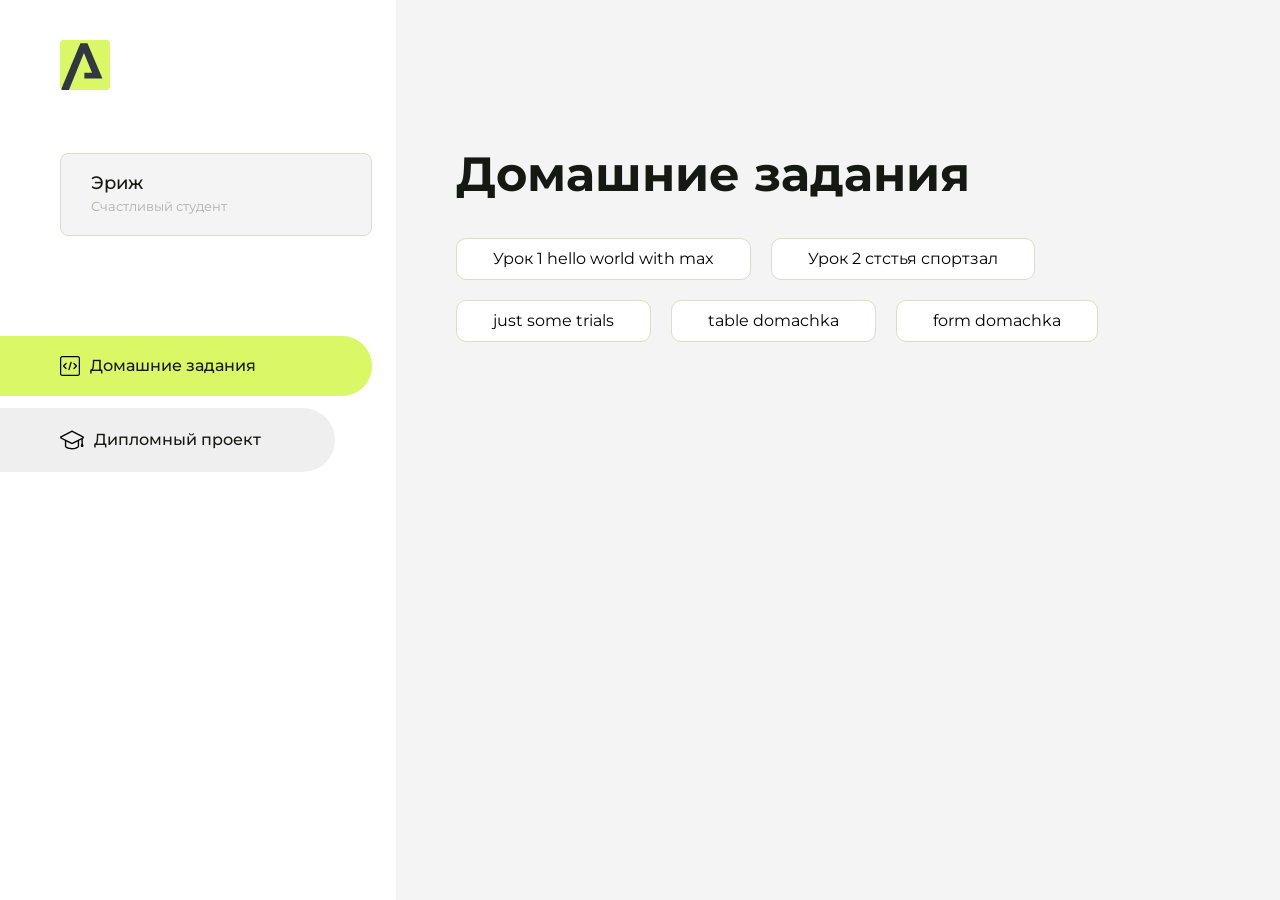
<file: index.html>
<!doctype html>
<html lang="en">
  <head>
    <meta charset="UTF-8" />
    <meta name="viewport" content="width=device-width, initial-scale=1.0" />
    <title>Домашняя работа</title>
    <link rel="shortcut icon" href="src/logo.ico" type="image/x-icon" />
    <link rel="preconnect" href="https://fonts.googleapis.com" />
    <link rel="preconnect" href="https://fonts.gstatic.com" crossorigin />
    <link
      href="https://fonts.googleapis.com/css2?family=Montserrat:wght@400;500;700&family=Rubik:wght@500&display=swap"
      rel="stylesheet"
    />
    <link rel="stylesheet" href="src/style.css" />
  </head>
  <body id="body">
    <div class="overlay" id="overlay"></div>
    <div class="layout">
      <div class="burger" id="burger">
        <svg viewBox="0 0 24 24" fill="none" xmlns="http://www.w3.org/2000/svg">
          <g id="SVGRepo_bgCarrier" stroke-width="0"></g>
          <g
            id="SVGRepo_tracerCarrier"
            stroke-linecap="round"
            stroke-linejoin="round"
          ></g>
          <g id="SVGRepo_iconCarrier">
            <path
              d="M4 18L20 18"
              stroke="#DAF765"
              stroke-width="2"
              stroke-linecap="round"
            ></path>
            <path
              d="M4 12L20 12"
              stroke="#DAF765"
              stroke-width="2"
              stroke-linecap="round"
            ></path>
            <path
              d="M4 6L20 6"
              stroke="#DAF765"
              stroke-width="2"
              stroke-linecap="round"
            ></path>
          </g>
        </svg>
      </div>
      <aside class="sidebar" id="sidebar">
        <div class="sidebar__inner">
          <div class="logo">
            <svg
              width="50"
              height="50"
              viewBox="0 0 50 50"
              fill="none"
              xmlns="http://www.w3.org/2000/svg"
            >
              <g clip-path="url(#clip0_513_74730)">
                <path
                  d="M46.17 -0.257004H3.83C1.57281 -0.257004 -0.257 1.57281 -0.257 3.83V46.17C-0.257 48.4272 1.57281 50.257 3.83 50.257H46.17C48.4272 50.257 50.257 48.4272 50.257 46.17V3.83C50.257 1.57281 48.4272 -0.257004 46.17 -0.257004Z"
                  fill="#DAF765"
                />
                <path
                  d="M24.375 38.4H42.461L27.441 3.1585H20.4355C20.4355 3.1585 6.7895 35.881 1.1945 49.294C2.015 50.0275 3.0945 50.257 3.6945 50.257H8.8445L23.954 13.07L32.0465 32.8285H24.375V38.4Z"
                  fill="#323843"
                />
              </g>
              <defs>
                <clipPath id="clip0_513_74730">
                  <rect width="50" height="50" fill="white" />
                </clipPath>
              </defs>
            </svg>
          </div>
          <div class="sidebar__user">
            <div class="sidebar__name">Эриж</div>
            <div class="sidebar__text">Счастливый студент</div>
          </div>
          <div class="sidebar__tabs">
            <div class="sidebar__item">
              <button class="sidebar__button active" id="tasks">
                <svg
                  xmlns="http://www.w3.org/2000/svg"
                  width="20"
                  height="20"
                  viewBox="0 0 20 20"
                  fill="none"
                >
                  <g clip-path="url(#clip0_704_74543)">
                    <path
                      d="M17.7083 20H2.29167C1.0275 20 0 18.9725 0 17.7083V2.29167C0 1.0275 1.0275 0 2.29167 0H17.7083C18.9725 0 20 1.0275 20 2.29167V17.7083C20 18.9725 18.9725 20 17.7083 20ZM2.29167 1.25C1.7175 1.25 1.25 1.7175 1.25 2.29167V17.7083C1.25 18.2825 1.7175 18.75 2.29167 18.75H17.7083C18.2825 18.75 18.75 18.2825 18.75 17.7083V2.29167C18.75 1.7175 18.2825 1.25 17.7083 1.25H2.29167Z"
                      fill="black"
                    />
                    <path
                      d="M6.04167 13.125C5.88167 13.125 5.72167 13.0642 5.6 12.9417L3.1 10.4417C2.85583 10.1975 2.85583 9.80167 3.1 9.5575L5.6 7.0575C5.84417 6.81333 6.24 6.81333 6.48417 7.0575C6.72833 7.30167 6.72833 7.6975 6.48417 7.94167L4.42583 10L6.48417 12.0583C6.72833 12.3025 6.72833 12.6983 6.48417 12.9425C6.36167 13.0642 6.20167 13.125 6.04167 13.125Z"
                      fill="black"
                    />
                    <path
                      d="M8.95833 14.1667C8.9 14.1667 8.84 14.1583 8.78167 14.1417C8.45083 14.0442 8.26083 13.6967 8.35833 13.3658L10.4417 6.28251C10.5392 5.95084 10.8892 5.76417 11.2175 5.85917C11.5483 5.95667 11.7383 6.30417 11.6408 6.63501L9.5575 13.7183C9.47833 13.9908 9.22833 14.1667 8.95833 14.1667Z"
                      fill="black"
                    />
                    <path
                      d="M13.9583 13.125C13.7983 13.125 13.6383 13.0642 13.5167 12.9417C13.2725 12.6975 13.2725 12.3017 13.5167 12.0575L15.575 9.99916L13.5167 7.94083C13.2725 7.69666 13.2725 7.30083 13.5167 7.05666C13.7608 6.81249 14.1567 6.81249 14.4008 7.05666L16.9008 9.55666C17.145 9.80083 17.145 10.1967 16.9008 10.4408L14.4008 12.9408C14.2783 13.0642 14.1183 13.125 13.9583 13.125Z"
                      fill="black"
                    />
                  </g>
                  <defs>
                    <clipPath id="clip0_704_74543">
                      <rect width="20" height="20" fill="white" />
                    </clipPath>
                  </defs>
                </svg>
                <span>Домашние задания</span>
              </button>
            </div>
            <div class="sidebar__item">
              <button class="sidebar__button" id="diplom">
                <svg
                  xmlns="http://www.w3.org/2000/svg"
                  width="24"
                  height="24"
                  viewBox="0 0 24 24"
                  fill="none"
                >
                  <g clip-path="url(#clip0_704_74553)">
                    <path
                      d="M23.2628 10.5971C23.7176 10.365 24 9.90375 24 9.39337C24 8.883 23.7176 8.42175 23.2628 8.18962L12.6135 2.75362C12.2291 2.55824 11.7705 2.55787 11.3854 2.75399L0.736875 8.19C0.282375 8.42175 0 8.883 0 9.39337C0 9.90375 0.282375 10.365 0.736875 10.5971L4.89038 12.7177V18.2074C4.89038 19.8154 8.412 21.393 12 21.393C15.5884 21.393 19.1096 19.815 19.1096 18.2074V12.7174L21.4609 11.517V15.8017L20.901 17.2305C20.7409 17.6389 20.7934 18.0994 21.0405 18.4616C21.2876 18.8246 21.6979 19.041 22.1366 19.041C22.5754 19.041 22.9852 18.8246 23.2324 18.462C23.4795 18.099 23.532 17.6385 23.3719 17.2301L22.8124 15.8021V10.827L23.2628 10.5971ZM17.7623 18.1721C17.6198 18.6375 15.3491 20.0419 12 20.0419C8.65088 20.0419 6.38025 18.6375 6.2415 18.2074V12.3037L6.23887 12.3019C6.23812 12.057 6.1065 11.8207 5.87325 11.7019L1.3515 9.39337L12 3.95737L22.6489 9.39337L12 14.8294L5.87325 11.7019C5.54063 11.5331 4.6695 11.6674 4.5 12C4.33012 12.3322 4.55813 12.5479 4.89038 12.7177L11.3857 16.0331C11.5781 16.1314 11.7889 16.1805 12 16.1805C12.2107 16.1805 12.4222 16.1314 12.6146 16.0331L17.7593 13.407L17.7623 18.1721Z"
                      fill="black"
                    />
                  </g>
                  <defs>
                    <clipPath id="clip0_704_74553">
                      <rect width="24" height="24" fill="white" />
                    </clipPath>
                  </defs>
                </svg>
                <span>Дипломный проект</span>
              </button>
            </div>
          </div>
        </div>
      </aside>
      <div class="content">
        <div class="container">
          <div class="content__block" id="tasksBlock">
            <div class="content__title">Домашние задания</div>
            <ul class="content__list">
              <li class="content__list-item">
                <a href="a_aroken_vodni_modyl/page.html">Урок 1 hello world with max</a>
              </li>
              <li class="content__list-item">
                <a href="./b_module_1_html_css/a_razmetka_stati_1/sportzal.html">Урок 2 стстья спортзал</a>
              </li>
              <li class="content__list-item">
                <a href="./b_module_1_html_css/c_somecourse/c_some_content.html">just some trials</a>
              </li>
              <li class="content__list-item">
                <a href="./b_module_1_html_css/b_table/tabbb.html">table domachka</a>
              </li>

                            <li class="content__list-item">
                <a href="./b_module_1_html_css/d_form_homework/form.html">form  domachka</a>
              </li>
<!-- 
                            <li class="content__list-item">
                <a href="./b_module_1_html_css/"></a>
              </li> -->
            </ul>
          </div>
          <div class="content__block hidden" id="diplomBlock">
            <div class="content__title">Дипломный проект</div>
            <div class="content__list-diplom">
              <a href="ПАПКА-С-НОМЕРОМ-УРОКА">Ссылка на ДЗ</a>
            </div>
            <div class="content__decor">
              <div class="content__decor-text">
                Давай проверим, чему ты научился!
              </div>
              <div class="content__decor-img">
                <img src="src/decor.png" alt="decor" />
              </div>
            </div>
          </div>
        </div>
      </div>
    </div>
    <script src="src/index.js"></script>
  </body>
</html>
</file>
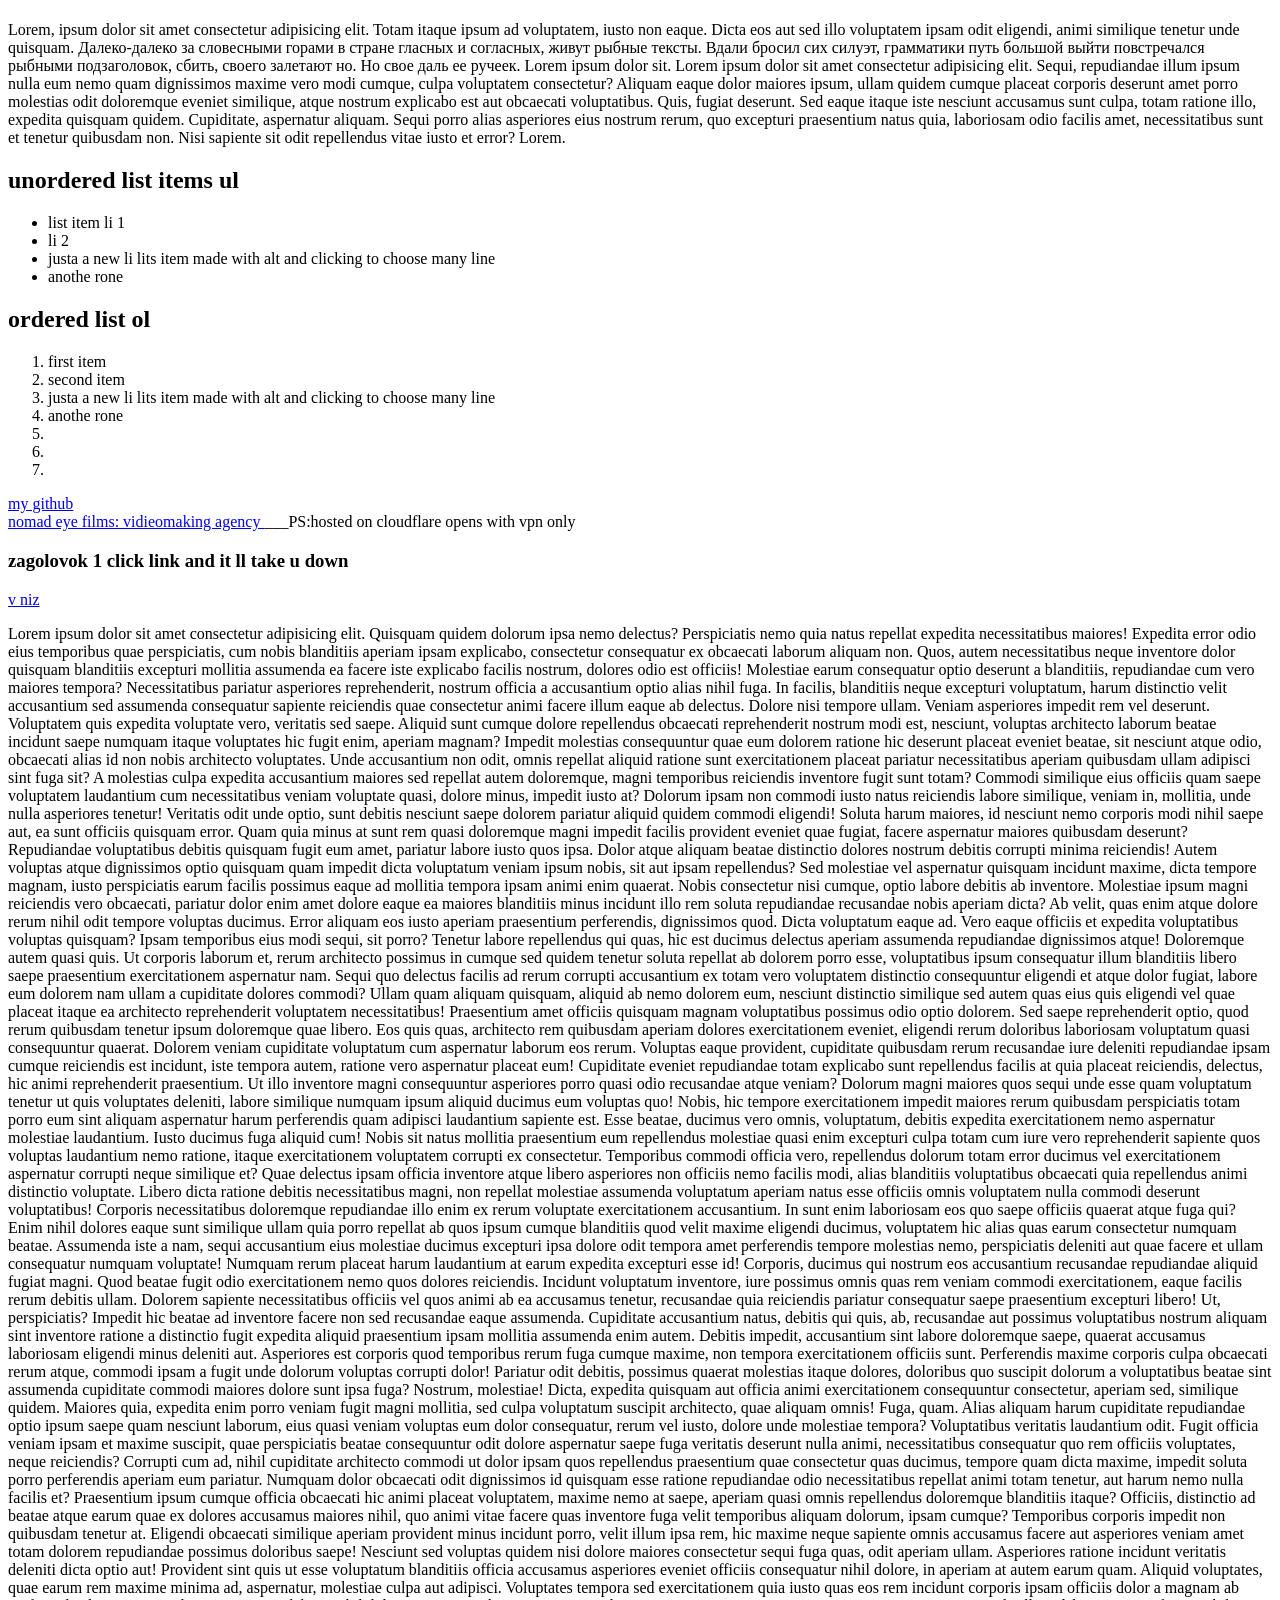
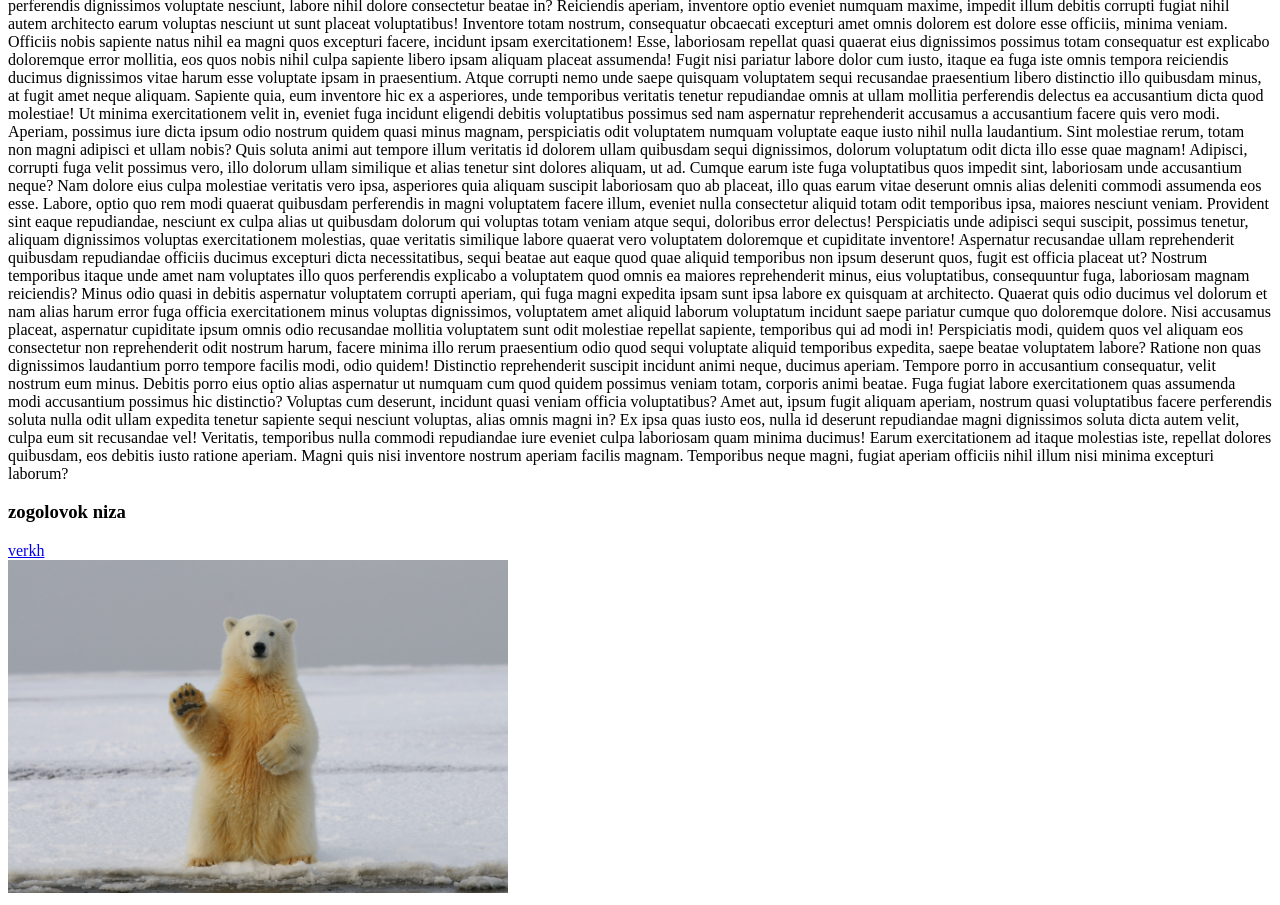
<file: a_aroken first website commit/testfile.html>
<!doctype html>
<html lang="en">
  <head>
    <meta charset="UTF-8" />
    <meta name="viewport" content="width=device-width, initial-scale=1.0" />
    <title>zagalovok stranitci</title>
  </head>
  <body>
    <h1></h1>
    Lorem, ipsum dolor sit amet consectetur adipisicing elit. Totam itaque ipsum
    ad voluptatem, iusto non eaque. Dicta eos aut sed illo voluptatem ipsam odit
    eligendi, animi similique tenetur unde quisquam. Далеко-далеко за словесными
    горами в стране гласных и согласных, живут рыбные тексты. Вдали бросил сих
    силуэт, грамматики путь большой выйти повстречался рыбными подзаголовок,
    сбить, своего залетают но. Но свое даль ее ручеек. Lorem ipsum dolor sit.
    Lorem ipsum dolor sit amet consectetur adipisicing elit. Sequi, repudiandae
    illum ipsum nulla eum nemo quam dignissimos maxime vero modi cumque, culpa
    voluptatem consectetur? Aliquam eaque dolor maiores ipsum, ullam quidem
    cumque placeat corporis deserunt amet porro molestias odit doloremque
    eveniet similique, atque nostrum explicabo est aut obcaecati voluptatibus.
    Quis, fugiat deserunt. Sed eaque itaque iste nesciunt accusamus sunt culpa,
    totam ratione illo, expedita quisquam quidem. Cupiditate, aspernatur
    aliquam. Sequi porro alias asperiores eius nostrum rerum, quo excepturi
    praesentium natus quia, laboriosam odio facilis amet, necessitatibus sunt et
    tenetur quibusdam non. Nisi sapiente sit odit repellendus vitae iusto et
    error? Lorem.

    <div>
      <h2>unordered list items ul</h2>
      <ul>
        <li>list item li 1</li>
        <li>li 2</li>
        <li>
          justa a new li lits item made with alt and clicking to choose many
          line
        </li>
        <li>anothe rone</li>
      </ul>

      <h2>ordered list ol</h2>
      <ol>
        <li>first item</li>
        <li>second item</li>
        <li>
          justa a new li lits item made with alt and clicking to choose many
          line
        </li>
        <li>anothe rone</li>
        <li></li>
        <li></li>
        <li></li>
      </ol>
    </div>

    <a href="https://github.com/ArijTrad"> my github </a>

    <br />

    <a href="https://nomadeyefilms.astra-arij.workers.dev/"
    target="_blank">
      nomad eye films: vidieomaking agency
    </a>
    <span>___PS:hosted on cloudflare opens with vpn only</span>




    <h3 id="verkh">zagolovok 1 click link and it ll take u down</h3>
    <a href="#zgniz">v niz</a>

    <p>Lorem ipsum dolor sit amet consectetur adipisicing elit. Quisquam quidem dolorum ipsa nemo delectus? Perspiciatis nemo quia natus repellat expedita necessitatibus maiores! Expedita error odio eius temporibus quae perspiciatis, cum nobis blanditiis aperiam ipsam explicabo, consectetur consequatur ex obcaecati laborum aliquam non. Quos, autem necessitatibus neque inventore dolor quisquam blanditiis excepturi mollitia assumenda ea facere iste explicabo facilis nostrum, dolores odio est officiis! Molestiae earum consequatur optio deserunt a blanditiis, repudiandae cum vero maiores tempora? Necessitatibus pariatur asperiores reprehenderit, nostrum officia a accusantium optio alias nihil fuga. In facilis, blanditiis neque excepturi voluptatum, harum distinctio velit accusantium sed assumenda consequatur sapiente reiciendis quae consectetur animi facere illum eaque ab delectus. Dolore nisi tempore ullam. Veniam asperiores impedit rem vel deserunt. Voluptatem quis expedita voluptate vero, veritatis sed saepe. Aliquid sunt cumque dolore repellendus obcaecati reprehenderit nostrum modi est, nesciunt, voluptas architecto laborum beatae incidunt saepe numquam itaque voluptates hic fugit enim, aperiam magnam? Impedit molestias consequuntur quae eum dolorem ratione hic deserunt placeat eveniet beatae, sit nesciunt atque odio, obcaecati alias id non nobis architecto voluptates. Unde accusantium non odit, omnis repellat aliquid ratione sunt exercitationem placeat pariatur necessitatibus aperiam quibusdam ullam adipisci sint fuga sit? A molestias culpa expedita accusantium maiores sed repellat autem doloremque, magni temporibus reiciendis inventore fugit sunt totam? Commodi similique eius officiis quam saepe voluptatem laudantium cum necessitatibus veniam voluptate quasi, dolore minus, impedit iusto at? Dolorum ipsam non commodi iusto natus reiciendis labore similique, veniam in, mollitia, unde nulla asperiores tenetur! Veritatis odit unde optio, sunt debitis nesciunt saepe dolorem pariatur aliquid quidem commodi eligendi! Soluta harum maiores, id nesciunt nemo corporis modi nihil saepe aut, ea sunt officiis quisquam error. Quam quia minus at sunt rem quasi doloremque magni impedit facilis provident eveniet quae fugiat, facere aspernatur maiores quibusdam deserunt? Repudiandae voluptatibus debitis quisquam fugit eum amet, pariatur labore iusto quos ipsa. Dolor atque aliquam beatae distinctio dolores nostrum debitis corrupti minima reiciendis! Autem voluptas atque dignissimos optio quisquam quam impedit dicta voluptatum veniam ipsum nobis, sit aut ipsam repellendus? Sed molestiae vel aspernatur quisquam incidunt maxime, dicta tempore magnam, iusto perspiciatis earum facilis possimus eaque ad mollitia tempora ipsam animi enim quaerat. Nobis consectetur nisi cumque, optio labore debitis ab inventore. Molestiae ipsum magni reiciendis vero obcaecati, pariatur dolor enim amet dolore eaque ea maiores blanditiis minus incidunt illo rem soluta repudiandae recusandae nobis aperiam dicta? Ab velit, quas enim atque dolore rerum nihil odit tempore voluptas ducimus. Error aliquam eos iusto aperiam praesentium perferendis, dignissimos quod. Dicta voluptatum eaque ad. Vero eaque officiis et expedita voluptatibus voluptas quisquam? Ipsam temporibus eius modi sequi, sit porro? Tenetur labore repellendus qui quas, hic est ducimus delectus aperiam assumenda repudiandae dignissimos atque! Doloremque autem quasi quis. Ut corporis laborum et, rerum architecto possimus in cumque sed quidem tenetur soluta repellat ab dolorem porro esse, voluptatibus ipsum consequatur illum blanditiis libero saepe praesentium exercitationem aspernatur nam. Sequi quo delectus facilis ad rerum corrupti accusantium ex totam vero voluptatem distinctio consequuntur eligendi et atque dolor fugiat, labore eum dolorem nam ullam a cupiditate dolores commodi? Ullam quam aliquam quisquam, aliquid ab nemo dolorem eum, nesciunt distinctio similique sed autem quas eius quis eligendi vel quae placeat itaque ea architecto reprehenderit voluptatem necessitatibus! Praesentium amet officiis quisquam magnam voluptatibus possimus odio optio dolorem. Sed saepe reprehenderit optio, quod rerum quibusdam tenetur ipsum doloremque quae libero. Eos quis quas, architecto rem quibusdam aperiam dolores exercitationem eveniet, eligendi rerum doloribus laboriosam voluptatum quasi consequuntur quaerat. Dolorem veniam cupiditate voluptatum cum aspernatur laborum eos rerum. Voluptas eaque provident, cupiditate quibusdam rerum recusandae iure deleniti repudiandae ipsam cumque reiciendis est incidunt, iste tempora autem, ratione vero aspernatur placeat eum! Cupiditate eveniet repudiandae totam explicabo sunt repellendus facilis at quia placeat reiciendis, delectus, hic animi reprehenderit praesentium. Ut illo inventore magni consequuntur asperiores porro quasi odio recusandae atque veniam? Dolorum magni maiores quos sequi unde esse quam voluptatum tenetur ut quis voluptates deleniti, labore similique numquam ipsum aliquid ducimus eum voluptas quo! Nobis, hic tempore exercitationem impedit maiores rerum quibusdam perspiciatis totam porro eum sint aliquam aspernatur harum perferendis quam adipisci laudantium sapiente est. Esse beatae, ducimus vero omnis, voluptatum, debitis expedita exercitationem nemo aspernatur molestiae laudantium. Iusto ducimus fuga aliquid cum! Nobis sit natus mollitia praesentium eum repellendus molestiae quasi enim excepturi culpa totam cum iure vero reprehenderit sapiente quos voluptas laudantium nemo ratione, itaque exercitationem voluptatem corrupti ex consectetur. Temporibus commodi officia vero, repellendus dolorum totam error ducimus vel exercitationem aspernatur corrupti neque similique et? Quae delectus ipsam officia inventore atque libero asperiores non officiis nemo facilis modi, alias blanditiis voluptatibus obcaecati quia repellendus animi distinctio voluptate. Libero dicta ratione debitis necessitatibus magni, non repellat molestiae assumenda voluptatum aperiam natus esse officiis omnis voluptatem nulla commodi deserunt voluptatibus! Corporis necessitatibus doloremque repudiandae illo enim ex rerum voluptate exercitationem accusantium. In sunt enim laboriosam eos quo saepe officiis quaerat atque fuga qui? Enim nihil dolores eaque sunt similique ullam quia porro repellat ab quos ipsum cumque blanditiis quod velit maxime eligendi ducimus, voluptatem hic alias quas earum consectetur numquam beatae. Assumenda iste a nam, sequi accusantium eius molestiae ducimus excepturi ipsa dolore odit tempora amet perferendis tempore molestias nemo, perspiciatis deleniti aut quae facere et ullam consequatur numquam voluptate! Numquam rerum placeat harum laudantium at earum expedita excepturi esse id! Corporis, ducimus qui nostrum eos accusantium recusandae repudiandae aliquid fugiat magni. Quod beatae fugit odio exercitationem nemo quos dolores reiciendis. Incidunt voluptatum inventore, iure possimus omnis quas rem veniam commodi exercitationem, eaque facilis rerum debitis ullam. Dolorem sapiente necessitatibus officiis vel quos animi ab ea accusamus tenetur, recusandae quia reiciendis pariatur consequatur saepe praesentium excepturi libero! Ut, perspiciatis? Impedit hic beatae ad inventore facere non sed recusandae eaque assumenda. Cupiditate accusantium natus, debitis qui quis, ab, recusandae aut possimus voluptatibus nostrum aliquam sint inventore ratione a distinctio fugit expedita aliquid praesentium ipsam mollitia assumenda enim autem. Debitis impedit, accusantium sint labore doloremque saepe, quaerat accusamus laboriosam eligendi minus deleniti aut. Asperiores est corporis quod temporibus rerum fuga cumque maxime, non tempora exercitationem officiis sunt. Perferendis maxime corporis culpa obcaecati rerum atque, commodi ipsam a fugit unde dolorum voluptas corrupti dolor! Pariatur odit debitis, possimus quaerat molestias itaque dolores, doloribus quo suscipit dolorum a voluptatibus beatae sint assumenda cupiditate commodi maiores dolore sunt ipsa fuga? Nostrum, molestiae! Dicta, expedita quisquam aut officia animi exercitationem consequuntur consectetur, aperiam sed, similique quidem. Maiores quia, expedita enim porro veniam fugit magni mollitia, sed culpa voluptatum suscipit architecto, quae aliquam omnis! Fuga, quam. Alias aliquam harum cupiditate repudiandae optio ipsum saepe quam nesciunt laborum, eius quasi veniam voluptas eum dolor consequatur, rerum vel iusto, dolore unde molestiae tempora? Voluptatibus veritatis laudantium odit. Fugit officia veniam ipsam et maxime suscipit, quae perspiciatis beatae consequuntur odit dolore aspernatur saepe fuga veritatis deserunt nulla animi, necessitatibus consequatur quo rem officiis voluptates, neque reiciendis? Corrupti cum ad, nihil cupiditate architecto commodi ut dolor ipsam quos repellendus praesentium quae consectetur quas ducimus, tempore quam dicta maxime, impedit soluta porro perferendis aperiam eum pariatur. Numquam dolor obcaecati odit dignissimos id quisquam esse ratione repudiandae odio necessitatibus repellat animi totam tenetur, aut harum nemo nulla facilis et? Praesentium ipsum cumque officia obcaecati hic animi placeat voluptatem, maxime nemo at saepe, aperiam quasi omnis repellendus doloremque blanditiis itaque? Officiis, distinctio ad beatae atque earum quae ex dolores accusamus maiores nihil, quo animi vitae facere quas inventore fuga velit temporibus aliquam dolorum, ipsam cumque? Temporibus corporis impedit non quibusdam tenetur at. Eligendi obcaecati similique aperiam provident minus incidunt porro, velit illum ipsa rem, hic maxime neque sapiente omnis accusamus facere aut asperiores veniam amet totam dolorem repudiandae possimus doloribus saepe! Nesciunt sed voluptas quidem nisi dolore maiores consectetur sequi fuga quas, odit aperiam ullam. Asperiores ratione incidunt veritatis deleniti dicta optio aut! Provident sint quis ut esse voluptatum blanditiis officia accusamus asperiores eveniet officiis consequatur nihil dolore, in aperiam at autem earum quam. Aliquid voluptates, quae earum rem maxime minima ad, aspernatur, molestiae culpa aut adipisci. Voluptates tempora sed exercitationem quia iusto quas eos rem incidunt corporis ipsam officiis dolor a magnam ab perferendis dignissimos voluptate nesciunt, labore nihil dolore consectetur beatae in? Reiciendis aperiam, inventore optio eveniet numquam maxime, impedit illum debitis corrupti fugiat nihil autem architecto earum voluptas nesciunt ut sunt placeat voluptatibus! Inventore totam nostrum, consequatur obcaecati excepturi amet omnis dolorem est dolore esse officiis, minima veniam. Officiis nobis sapiente natus nihil ea magni quos excepturi facere, incidunt ipsam exercitationem! Esse, laboriosam repellat quasi quaerat eius dignissimos possimus totam consequatur est explicabo doloremque error mollitia, eos quos nobis nihil culpa sapiente libero ipsam aliquam placeat assumenda! Fugit nisi pariatur labore dolor cum iusto, itaque ea fuga iste omnis tempora reiciendis ducimus dignissimos vitae harum esse voluptate ipsam in praesentium. Atque corrupti nemo unde saepe quisquam voluptatem sequi recusandae praesentium libero distinctio illo quibusdam minus, at fugit amet neque aliquam. Sapiente quia, eum inventore hic ex a asperiores, unde temporibus veritatis tenetur repudiandae omnis at ullam mollitia perferendis delectus ea accusantium dicta quod molestiae! Ut minima exercitationem velit in, eveniet fuga incidunt eligendi debitis voluptatibus possimus sed nam aspernatur reprehenderit accusamus a accusantium facere quis vero modi. Aperiam, possimus iure dicta ipsum odio nostrum quidem quasi minus magnam, perspiciatis odit voluptatem numquam voluptate eaque iusto nihil nulla laudantium. Sint molestiae rerum, totam non magni adipisci et ullam nobis? Quis soluta animi aut tempore illum veritatis id dolorem ullam quibusdam sequi dignissimos, dolorum voluptatum odit dicta illo esse quae magnam! Adipisci, corrupti fuga velit possimus vero, illo dolorum ullam similique et alias tenetur sint dolores aliquam, ut ad. Cumque earum iste fuga voluptatibus quos impedit sint, laboriosam unde accusantium neque? Nam dolore eius culpa molestiae veritatis vero ipsa, asperiores quia aliquam suscipit laboriosam quo ab placeat, illo quas earum vitae deserunt omnis alias deleniti commodi assumenda eos esse. Labore, optio quo rem modi quaerat quibusdam perferendis in magni voluptatem facere illum, eveniet nulla consectetur aliquid totam odit temporibus ipsa, maiores nesciunt veniam. Provident sint eaque repudiandae, nesciunt ex culpa alias ut quibusdam dolorum qui voluptas totam veniam atque sequi, doloribus error delectus! Perspiciatis unde adipisci sequi suscipit, possimus tenetur, aliquam dignissimos voluptas exercitationem molestias, quae veritatis similique labore quaerat vero voluptatem doloremque et cupiditate inventore! Aspernatur recusandae ullam reprehenderit quibusdam repudiandae officiis ducimus excepturi dicta necessitatibus, sequi beatae aut eaque quod quae aliquid temporibus non ipsum deserunt quos, fugit est officia placeat ut? Nostrum temporibus itaque unde amet nam voluptates illo quos perferendis explicabo a voluptatem quod omnis ea maiores reprehenderit minus, eius voluptatibus, consequuntur fuga, laboriosam magnam reiciendis? Minus odio quasi in debitis aspernatur voluptatem corrupti aperiam, qui fuga magni expedita ipsam sunt ipsa labore ex quisquam at architecto. Quaerat quis odio ducimus vel dolorum et nam alias harum error fuga officia exercitationem minus voluptas dignissimos, voluptatem amet aliquid laborum voluptatum incidunt saepe pariatur cumque quo doloremque dolore. Nisi accusamus placeat, aspernatur cupiditate ipsum omnis odio recusandae mollitia voluptatem sunt odit molestiae repellat sapiente, temporibus qui ad modi in! Perspiciatis modi, quidem quos vel aliquam eos consectetur non reprehenderit odit nostrum harum, facere minima illo rerum praesentium odio quod sequi voluptate aliquid temporibus expedita, saepe beatae voluptatem labore? Ratione non quas dignissimos laudantium porro tempore facilis modi, odio quidem! Distinctio reprehenderit suscipit incidunt animi neque, ducimus aperiam. Tempore porro in accusantium consequatur, velit nostrum eum minus. Debitis porro eius optio alias aspernatur ut numquam cum quod quidem possimus veniam totam, corporis animi beatae. Fuga fugiat labore exercitationem quas assumenda modi accusantium possimus hic distinctio? Voluptas cum deserunt, incidunt quasi veniam officia voluptatibus? Amet aut, ipsum fugit aliquam aperiam, nostrum quasi voluptatibus facere perferendis soluta nulla odit ullam expedita tenetur sapiente sequi nesciunt voluptas, alias omnis magni in? Ex ipsa quas iusto eos, nulla id deserunt repudiandae magni dignissimos soluta dicta autem velit, culpa eum sit recusandae vel! Veritatis, temporibus nulla commodi repudiandae iure eveniet culpa laboriosam quam minima ducimus! Earum exercitationem ad itaque molestias iste, repellat dolores quibusdam, eos debitis iusto ratione aperiam. Magni quis nisi inventore nostrum aperiam facilis magnam. Temporibus neque magni, fugiat aperiam officiis nihil illum nisi minima excepturi laborum?</p>

    <h3 id="zgniz">zogolovok niza</h3>
    <a  href="#verkh">verkh</a>
  
    <br>

    <img src="hans-jurgen-mager-qQWV91TTBrE-unsplash.jpg" alt=""
    width="500px">

    
  
  
  
  </body>
</html>
</file>
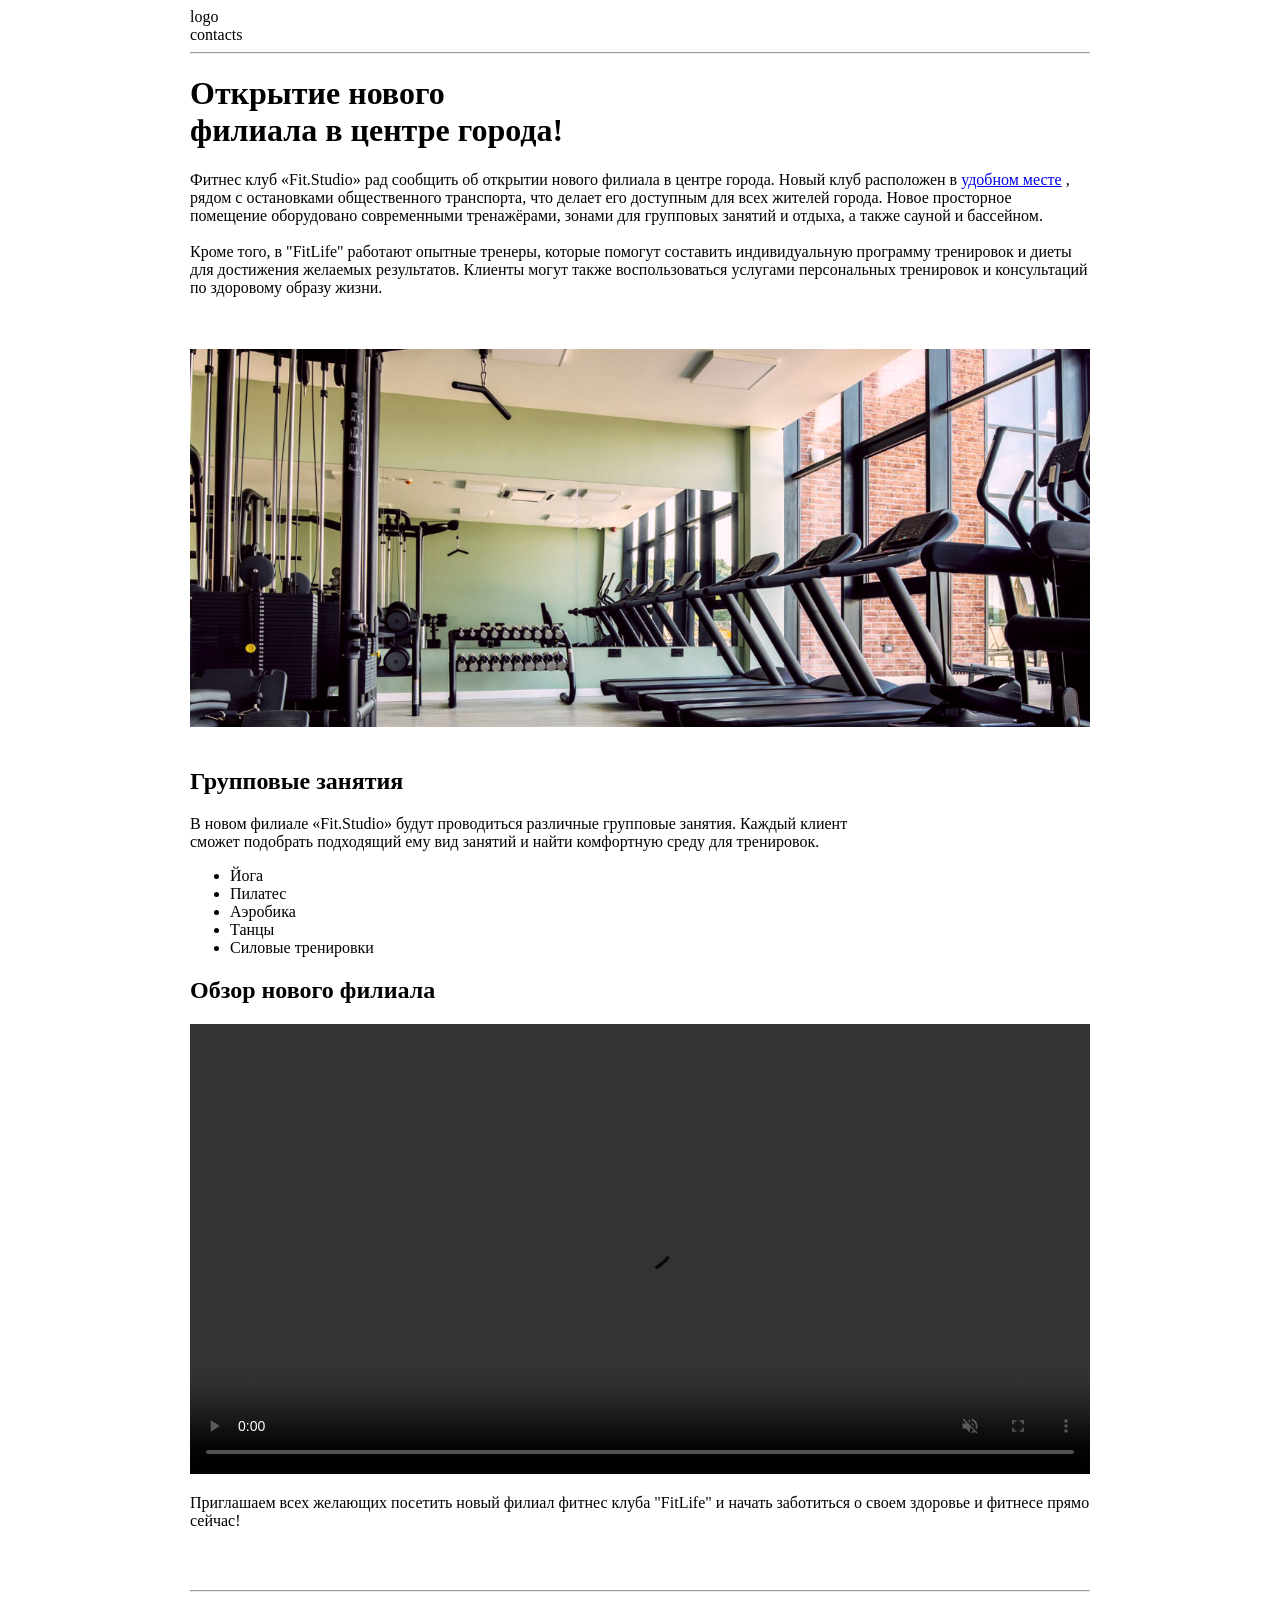
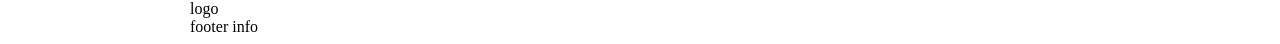
<file: b_hcm_task_1/sportzal.html>
<!doctype html>
<html lang="en">
  <head>
    <meta charset="UTF-8" />
    <meta name="viewport" content="width=device-width, initial-scale=1.0" />
        <link rel="stylesheet" href="./sportzal.css" />

    <title>Стстья</title>
  </head>
  <body>

    <div class="pagecontainer">
    <nav>
      <div class="containernav">
        <div>logo</div>
        <div>contacts</div>
      </div>
      <hr />
    </nav>

    <main class="maincontainer">
      <h1>
        Открытие нового
        <br />
        филиала в центре города!
      </h1>

      <p>
        Фитнес клуб «Fit.Studio» рад сообщить об открытии нового филиала в центре города. Новый клуб расположен в
        <a href="#some page">удобном местe</a>
        , рядом с остановками общественного транспорта, что делает его доступным
        для всех жителей города. Новое просторное помещение оборудовано
        современными тренажёрами, зонами для групповых занятий и отдыха, а также
        сауной и бассейном.

        <br /><br />
Кроме того, в "FitLife" работают опытные тренеры, которые помогут составить индивидуальную программу тренировок и диеты для достижения желаемых
результатов. Клиенты могут также воспользоваться услугами персональных тренировок и консультаций по здоровому образу жизни.
      </p>
      <br>
      <br>
      <img class="heroimage" src="./assets/gym-image.jpg" alt="фото тренажоров в спортзале" width="100%">
      <br>
      <br>
      <h2>Групповые занятия</h2>
      В новом филиале «Fit.Studio» будут проводиться различные групповые занятия. Каждый клиент <br> сможет подобрать подходящий ему вид занятий и найти комфортную среду для тренировок.

      <ul>
<li>Йога</li>
<li>Пилатес</li>
<li>Аэробика</li>
<li>Танцы</li>
<li>Силовые тренировки</li>
</ul>

<h2>Обзор нового филиала</h2>

<video src="./assets/gym-video.mp4" width="100%" autoplay muted controls></video>

<p>Приглашаем всех желающих посетить новый филиал фитнес клуба "FitLife" и начать заботиться о своем здоровье и фитнесе прямо сейчас!</p>

</main>

<br><br>
    <footer>
        <hr>
        logo
        <br>
        footer info
    </footer>

    </div>
  </body>
</html>
</file>
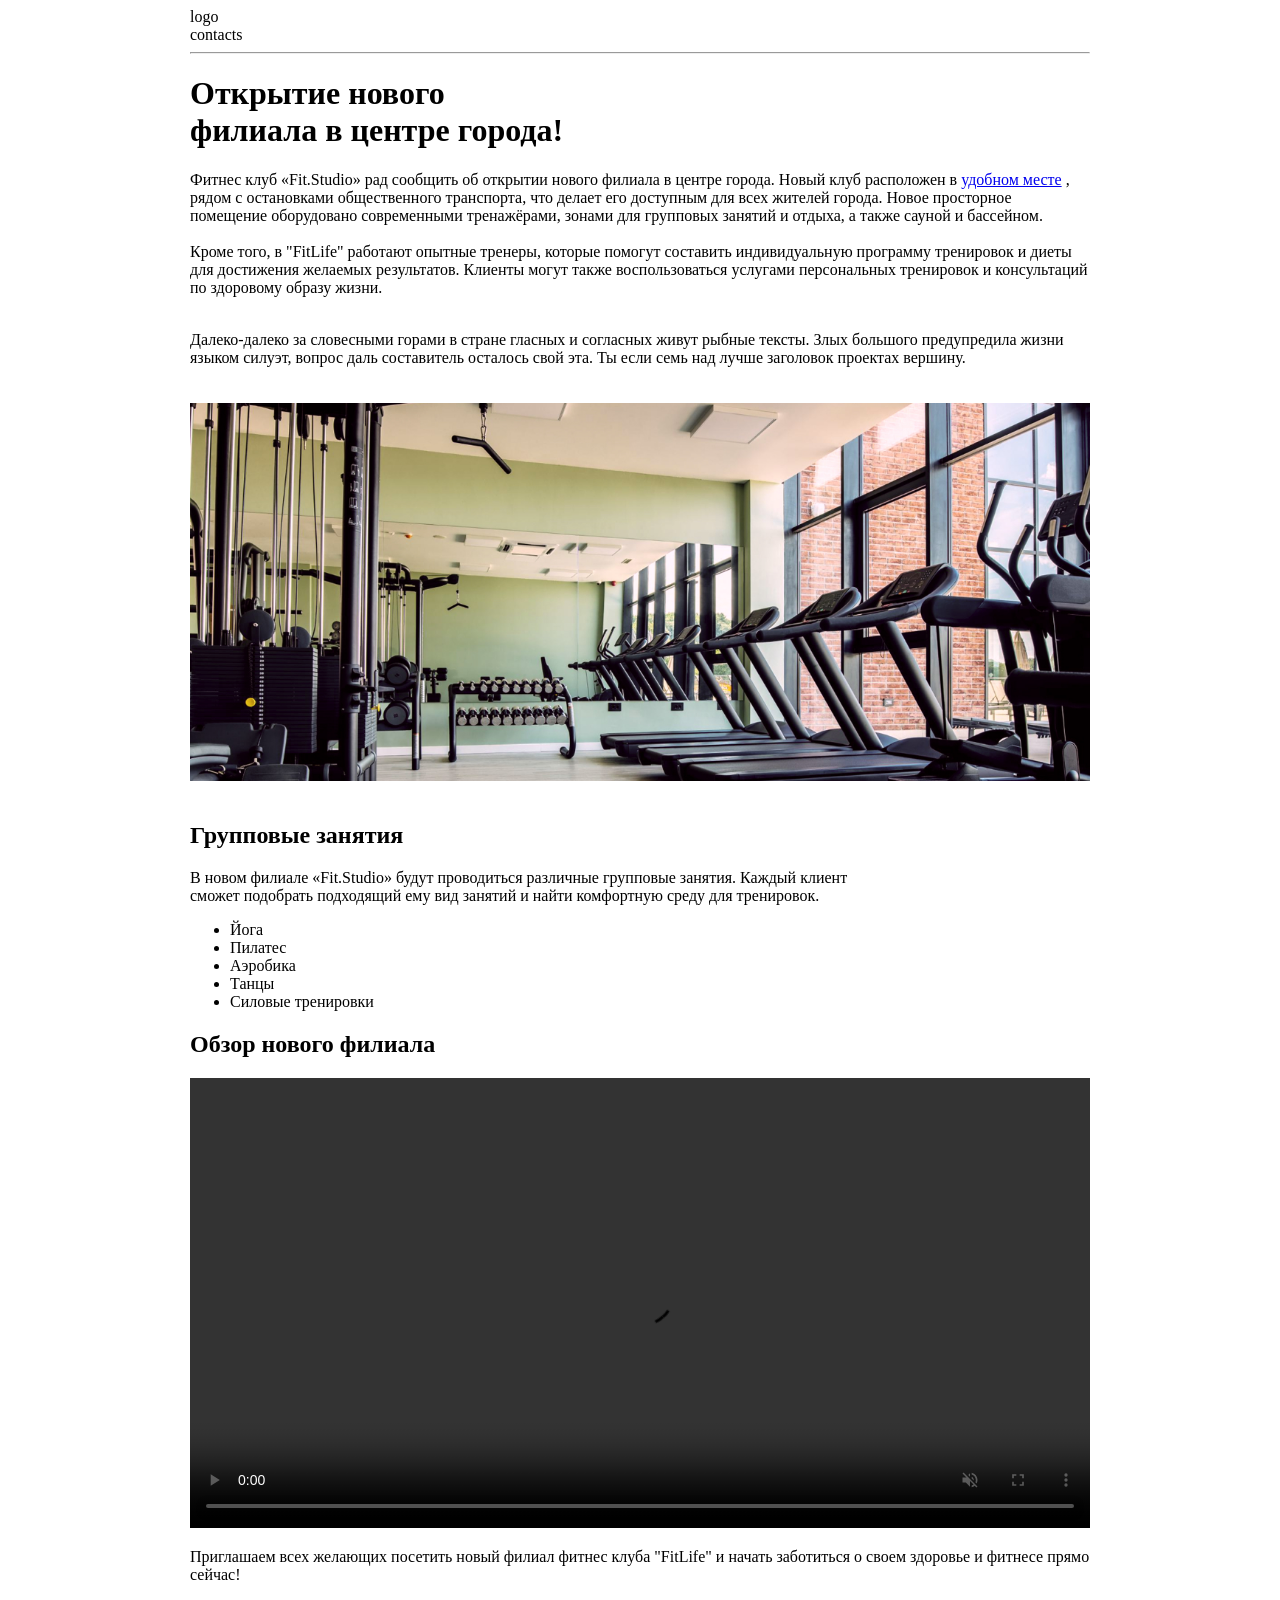
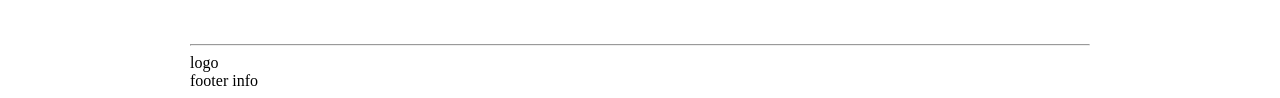
<file: b_module_1_html_css/a_razmetka_stati_1/sportzal.html>
<!doctype html>
<html lang="ru">
  <head>
    <meta charset="UTF-8" />
    <meta name="viewport" content="width=device-width, initial-scale=1.0" />
    <link rel="stylesheet" href="./sportzal.css" />

    <title>Стстья</title>
  </head>
  <body>
    <div class="pagecontainer">
      <nav>
        <div class="containernav">
          <div>logo</div>
          <div>contacts</div>
        </div>
        <hr />
      </nav>

      <main class="maincontainer">
        <h1>
          Открытие нового
          <br />
          филиала в центре города!
        </h1>

        <p>
          Фитнес клуб «Fit.Studio» рад сообщить об открытии нового филиала в
          центре города. Новый клуб расположен в
          <a href="#some_page_here">удобном местe</a>
          , рядом с остановками общественного транспорта, что делает его
          доступным для всех жителей города. Новое просторное помещение
          оборудовано современными тренажёрами, зонами для групповых занятий и
          отдыха, а также сауной и бассейном.

          <br /><br />
          Кроме того, в "FitLife" работают опытные тренеры, которые помогут
          составить индивидуальную программу тренировок и диеты для достижения
          желаемых результатов. Клиенты могут также воспользоваться услугами
          персональных тренировок и консультаций по здоровому образу жизни.
        </p>
        <br />

        <div>
          Далеко-далеко за словесными горами в стране гласных и согласных живут рыбные тексты. Злых большого предупредила жизни языком силуэт, вопрос даль составитель осталось свой эта. Ты если семь над лучше заголовок проектах вершину.
        </div>



        <br>
        <br />
        <img
          class="heroimage"
          src="./assets/gym-image.jpg"
          alt="фото тренажоров в спортзале"
          width="100%"
        />
        <br />
        <br />
        <h2>Групповые занятия</h2>
        В новом филиале «Fit.Studio» будут проводиться различные групповые
        занятия. Каждый клиент <br />
        сможет подобрать подходящий ему вид занятий и найти комфортную среду для
        тренировок.

        <ul>
          <li>Йога</li>
          <li>Пилатес</li>
          <li>Аэробика</li>
          <li>Танцы</li>
          <li>Силовые тренировки</li>
        </ul>

        <h2>Обзор нового филиала</h2>

        <video
          src="./assets/gym-video.mp4"
          width="100%"
          autoplay
          muted
          controls
        ></video>

        <p>
          Приглашаем всех желающих посетить новый филиал фитнес клуба "FitLife"
          и начать заботиться о своем здоровье и фитнесе прямо сейчас!
        </p>
      </main>

      <br /><br />
      <footer>
        <hr />
        logo
        <br />
        footer info
      </footer>
    </div>
  </body>
</html>
</file>
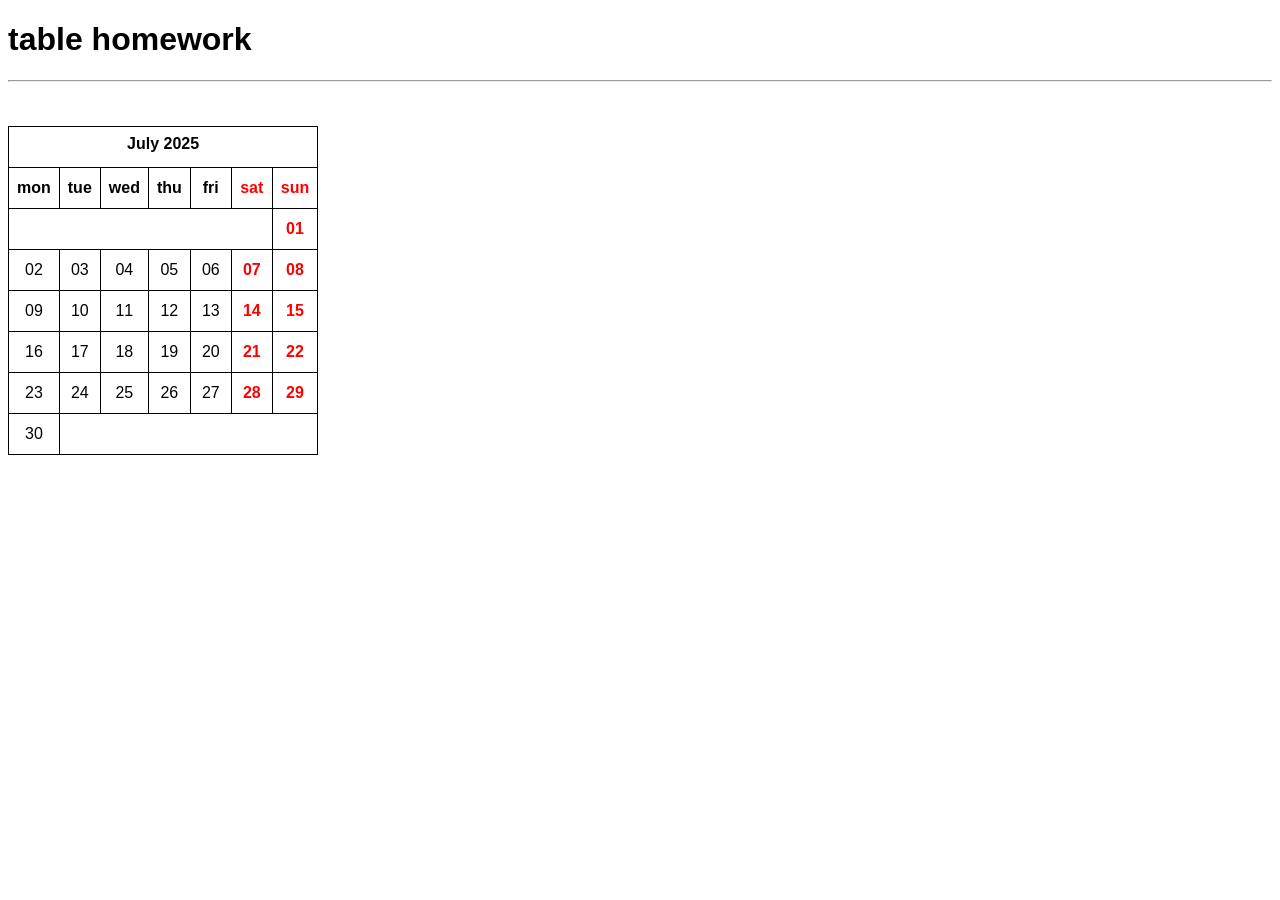
<file: b_module_1_html_css/b_table/tabbb.html>
<!DOCTYPE html>
<html lang="en">
<head>
    <meta charset="UTF-8">
    <meta name="viewport" content="width=device-width, initial-scale=1.0">
    <title>table homework</title>
    <link rel="stylesheet" href="tb.css">
</head>
<body>
<div class="section">
<h1>table homework</h1>
<hr>
<br>
<br>

<table>

    <caption>
July 2025
</caption>


<thead>
<tr>
    <th>mon</th>
    <th>tue</th>
    <th>wed</th>
    <th>thu</th>
    <th>fri</th>
    <th>sat</th>
    <th>sun</th>
</tr>
</thead>

<tbody>
<tr>
    <td colspan=6>  </td>
    <td class="exception-for-nth-child">01</td>
</tr>

<tr>
    <td>02</td>
    <td>03</td>
    <td>04</td>
    <td>05</td>
    <td>06</td>
    <td>07</td>
    <td>08</td>
</tr>

<tr>
    <td>09</td>
    <td>10</td>
    <td>11</td>
    <td>12</td>
    <td>13</td>
    <td>14</td>
    <td>15</td>
</tr>

<tr>
    <td>16</td>
    <td>17</td>
    <td>18</td>
    <td>19</td>
    <td>20</td>
    <td>21</td>
    <td>22</td>
</tr>

<tr>
    <td>23</td>
    <td>24</td>
    <td>25</td>
    <td>26</td>
    <td>27</td>
    <td>28</td>
    <td>29</td>
</tr>

<tr>
    <td>30</td>
    <td colspan="6"></td>
</tr>
</tbody>

</table>



</div>

</body>
</html>
</file>
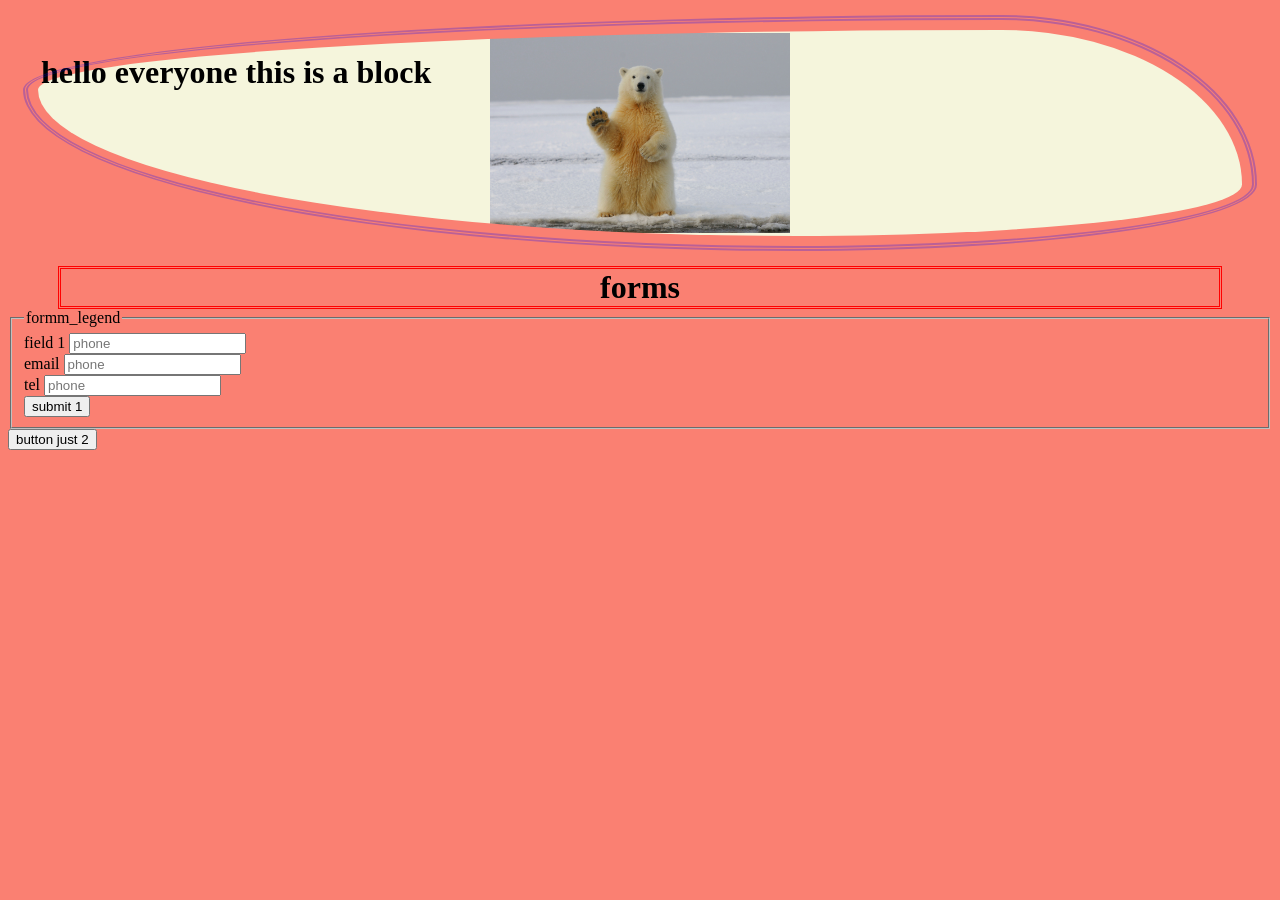
<file: b_module_1_html_css/c_somecourse/c_some_content.html>
<!DOCTYPE html>
<html lang="en">
<head>
    <meta charset="UTF-8">
    <meta name="viewport" content="width=device-width, initial-scale=1.0">
    <title>Document</title>
<link rel="stylesheet" href="./sttt.css">

</head>
<body>

    <div class="block">

        <h1>hello everyone this is a block</h1>

        
    </div>



    <div>
        <h1 class="formsh1">forms</h1>
    </div>

    <form action="">
<fieldset>
    <legend>formm_legend</legend>

    <label for="f1">field 1 </label>
    <input type="text" placeholder="phone" id="f1">

<br>
    <label for="f2">email</label>
        <input type="email" placeholder="phone" name="" id="" >
        <br>
    <label for="f2" >tel </label>
        <input type="tel" placeholder="phone" id="" required>

        <br>
<button type="submit">submit 1</button>
</fieldset>
<button type="button">button just 2</button>
</form>



</body>
</html>
</file>
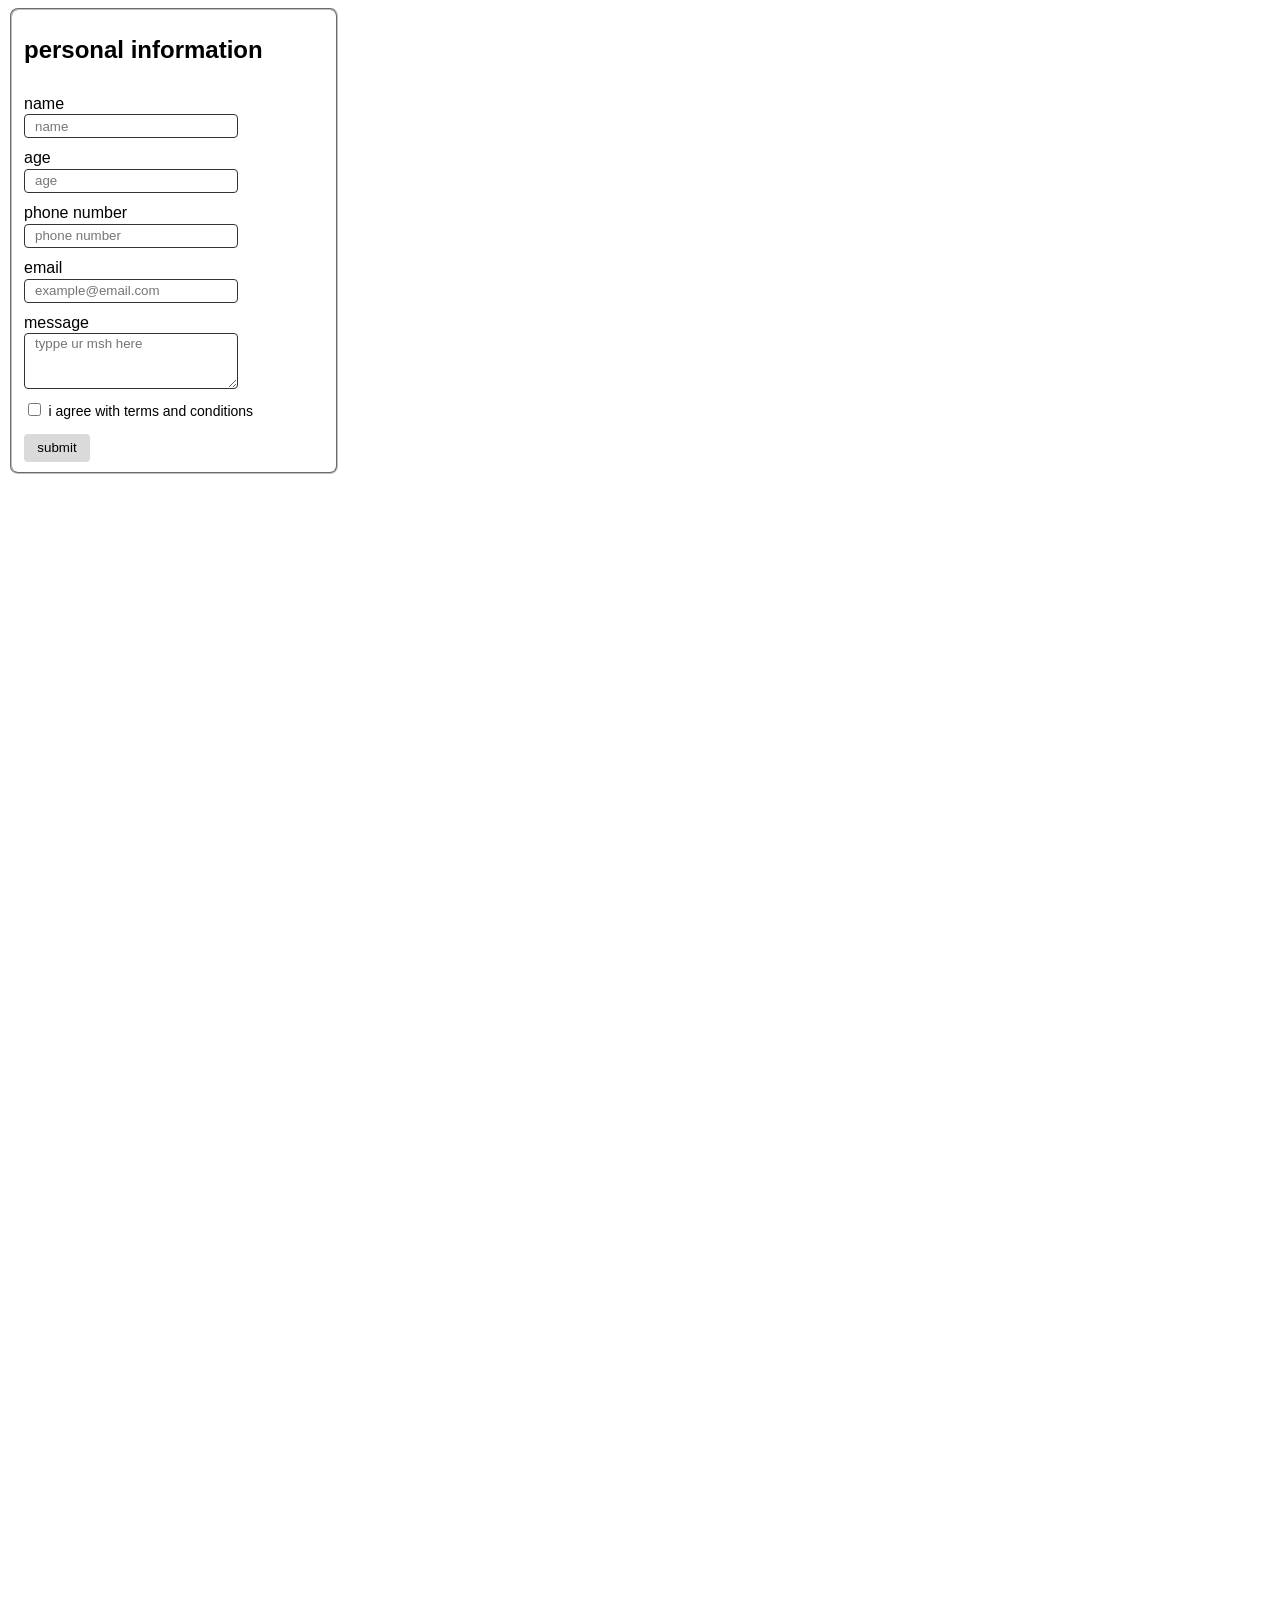
<file: b_module_1_html_css/d_form_homework/form.html>
<!DOCTYPE html>
<html lang="en">
<head>
    <meta charset="UTF-8">
    <meta name="viewport" content="width=device-width, initial-scale=1.0">
    <title>form domachka!</title>
    <link rel="stylesheet" href="./form.css">
</head>
<body>


    <form >
        <fieldset>
            <h2>personal information</h2>
        <label for="">name</label> <br>
        <input type="text" required placeholder="name">

        <br>
        <label for="">age</label> <br>
        <input type="number" name="" id="" required placeholder="age">

        <br>
        <label for="">phone number</label> <br>
        <input type="tel" name="" id="" required placeholder="phone number">

        <br>
        <label for="">email</label> <br>
        <input type="email" name="" id="" required placeholder="example@email.com">

        <br>
        <label for="">message</label> <br>
        <textarea name="" id="" placeholder="typpe ur msh here"></textarea>

        <br>
        <input type="checkbox" name="" id="checkbox-input" required>
        <label id="checkbox-lab">i agree with terms and conditions</label> 

        <br>

<button type="submit">submit</button>

        </fieldset>
    </form>


</body>
</html>
</file>
<file: src/style.css>
*{padding: 0;margin: 0;border: 0;}
*,*:before,*:after{-webkit-box-sizing: border-box;box-sizing: border-box;}
:focus,:active{outline: none;}
a:focus,a:active{outline: none;}
nav,footer,header,aside{display: block;}
html,body{
    height:100%;width:100%;
    font-size:100%;line-height:1;-ms-text-size-adjust:100%;-moz-text-size-adjust:100%;-webkit-text-size-adjust:100%;}
input,button,textarea{font-family:inherit;}
input::-ms-clear{display: none;}
button{cursor: pointer;}
button::-moz-focus-inner{padding:0;border:0;}
a,a:visited{text-decoration: none;}
a:hover{text-decoration: none;}
ul li{list-style: none;}
img{vertical-align: top;}
h1,h2,h3,h4,h5,h6{font-size:inherit;font-weight: inherit;}
a{color:inherit;}



body {
    font-family: "Montserrat",SansSerif;
    color: black;
}

body.overflow {
    overflow: hidden;
}



.layout {
    display: -webkit-box;
    display: -ms-flexbox;
    display: flex;
    min-height: 100vh;
}

.sidebar {
    padding: 40px 24px 40px 0;
    -ms-flex-negative: 0;
    flex-shrink: 0;
    background-color: white;
}



.content {
    -webkit-box-flex: 1;
    -ms-flex-positive: 1;
    flex-grow: 1;
    background-color: #F4F4F4;
}

.container {
    display: -webkit-box;
    display: -ms-flexbox;
    display: flex;
    -webkit-box-orient: vertical;
    -webkit-box-direction: normal;
    -ms-flex-direction: column;
    flex-direction: column;
    -webkit-box-pack: center;
    -ms-flex-pack: center;
    justify-content: center;
    -webkit-box-align: center;
    -ms-flex-align: center;
    align-items: center;
    padding: 150px 60px 80px 60px;
}


.logo {
    margin-left: 60px;
    margin-bottom: 60px;
}

.sidebar__user {
    background-color: #F4F4F4;
    padding: 20px 30px;
    margin-left: 60px;
    margin-bottom: 100px;
    border-radius: 8px;
    border: 1px solid #DADEC9;
}

.sidebar__name {
    color:#161814;
    font-size: 18px;
    font-weight: 500;
    margin-bottom: 6px;
}

.sidebar__text {
    color: #AFB1A7;
    font-size: 13px;
    font-weight: 400;
    line-height: 130%; /* 16.9px */
}

.sidebar__item {
    width: 372px;
}

.sidebar__button {
    display: -webkit-box;
    display: -ms-flexbox;
    display: flex;
    -webkit-box-align: center;
    -ms-flex-align: center;
    align-items: center;
    gap: 10px;
    padding: 20px 60px;
    margin-bottom: 12px;
    border-radius: 0px 100px 100px 0px;
    -webkit-transition: all .5s;
    -o-transition: all .5s;
    transition: all .5s;
    cursor: pointer;
    width: 90%;
    color:#161814;
    font-size: 16px;
    font-weight: 500;
}

.sidebar__button.active , .sidebar__button:hover {
    width: 100%;
    background-color: #DAF765;
}


.content__title {
    color: #161814;
    font-size: 48px;
    font-weight: 700;
    margin-bottom: 40px;
}

.content__list {
    display: -webkit-box;
    display: -ms-flexbox;
    display: flex;
    -webkit-box-align: center;
    -ms-flex-align: center;
    align-items: center;
    -ms-flex-wrap: wrap;
    flex-wrap: wrap;
    gap: 20px;
}



.content__list-item  {
    cursor: pointer;
    padding: 12px 18px;
    background-color: #fff;
    border-radius: 10px;
    border: 1px solid #DADEC9;
    -webkit-transition: all .3s;
    -o-transition: all .3s;
    transition: all .3s;
}

.content__list-item:hover,.content__list-diplom:hover {
    background-color: #AFB1A7;
}

li a {
    padding: 12px 18px;

}


.content__list-diplom {
    -webkit-transition: all .3s;
    -o-transition: all .3s;
    transition: all .3s;
    display: inline-block;
    padding: 12px 18px;
    background-color: #fff;
    border-radius: 10px;
    border: 1px solid #DADEC9;
}

.content__decor {
    display: -webkit-box;
    display: -ms-flexbox;
    display: flex;
    -webkit-box-align: center;
    -ms-flex-align: center;
    align-items: center;
}

.content__decor-text {
    color:#BEDD44;
    font-size: 36px;
    font-weight: 700;
    line-height: 110%; /* 39.6px */
}

.content__block {
    max-width: 1200px;
}

.content__block.hidden {
    display: none;
}

.content__decor-img img{
    width: 100%;
}

.burger {
    display: none;
    padding: 5px;
    position: fixed;
    top: 3%;
    right: 7%;
    width: 40px;
    height: 40px;
    background-color: #161814;
    border-radius: 50%;
    z-index: 10;
    border: 1px solid #DAF765;
}

@media (max-width: 768px) {
    .burger {
        display: block;
    }

    .sidebar {
        -webkit-transition: all .3s;
        -o-transition: all .3s;
        transition: all .3s;
        -webkit-transform: translateX(-100%);
        -ms-transform: translateX(-100%);
        transform: translateX(-100%);
        position: fixed;
        top: 0;
        left: 0;
        bottom: 0;
        z-index: 5;
    }

    .sidebar.show {
        -webkit-transform: translateX(0%);
        -ms-transform: translateX(0%);
        transform: translateX(0%);
    }

    .overlay {
        opacity: 0;
        pointer-events: none;
        -webkit-transition: all .3s;
        -o-transition: all .3s;
        transition: all .3s;
        position: absolute;
        top: 0;
        right: 0;
        left: 0;
        bottom: 0;
        z-index: 3;
        background-color: #000000e0;
    }

    .overlay.show {
        opacity: 1;
        pointer-events: all;
    }

    .container {
        padding: 40px 20px;
        min-height: 100%;
    }

    .content__decor {
        margin-top: 20px;
        -webkit-box-orient: vertical;
        -webkit-box-direction: normal;
        -ms-flex-direction: column;
        flex-direction: column;
    }
}

@media (max-width: 400px) {
    .sidebar__user {
        margin-left: 0;
    }
}
</file>
<file: b_hcm_task_1/sportzal.css>
.containernav{
    
}


.pagecontainer{
    width: 900px;
    margin: 0 auto;
    /* border: solid salmon 3px; */
}


.heroimage{
    
}
</file>
<file: b_module_1_html_css/a_razmetka_stati_1/sportzal.css>
.containernav{
    
}


.pagecontainer{
    width: 900px;
    margin: 0 auto;
    /* border: solid salmon 3px; */
}


.heroimage{
    
}
</file>
<file: b_module_1_html_css/b_table/tb.css>
*{


    font-family: sans-serif;

}


table{
    border-collapse:collapse;


}


th,
td
{
    border: 1px solid black;
    padding: 0.5rem;
height: 1.5rem;
width: 1.5rem;

text-align: center;
}

caption{
    font-weight:800;
    border: 1px solid black;
    border-bottom: none;
height: 1.5rem;
    padding: 0.5rem;


}

th{
font-weight: 600;
}



/* Targets the 6th and 7th column cells in the header <th> and body <td>
and the exception cell due to colspans*/
th:nth-child(6), th:nth-child(7)  , td:nth-child(6), td:nth-child(7) , .exception-for-nth-child {
    color: red;
    font-weight: 600;
}
</file>
<file: b_module_1_html_css/c_somecourse/sttt.css>
body{
    background-color: salmon;
}

.block{
    background-color: beige;
    border-radius: 80% 20% 37% 63% / 29% 75% 25% 71% ;
    border: 3px transparent solid;

margin: 30px;

width: auto;
height: 200px;

background-image: url(../../a_aroken_vodni_modyl/hans-jurgen-mager-qQWV91TTBrE-unsplash.jpg);

background-repeat: no-repeat;
background-size:contain;

background-position: 50%;

outline: 5px double rgba(0, 0, 255, 0.254);
outline-offset: 10px;

}

.formsh1{
    border: 3px red double;
    margin: auto 50px auto;
    text-align: center;
}
</file>
<file: b_module_1_html_css/d_form_homework/form.css>
body{
    height: 9000px;
}

*{
    font-family: sans-serif;
}

fieldset {
  /* border: 1px solid #333; */
  border-radius: 8px;
   width: 300px;
}

label{
    display: inline-block;
    margin: 0.7em auto 0.1em;
}

input:not([type="checkbox"]) {
  height: 20px;
}


textarea {
  max-height: 200px;
  min-height: 50px;
  resize: vertical;

}

textarea , input:not([type="checkbox"]){
      width: 200px;
  border: 1.2px solid #333;
  border-radius: 4px;
padding-left: 10px;

}

#checkbox-lab{
    font-size: 14px;
}

button{
    margin-top: 1em;
    border: none;
    border-radius: 4px;
    padding: 0.5em 1em 0.5em;
    background-color: hsla(0, 0%, 82%, 0.8);
}



 button , #checkbox-input {
    cursor: pointer;
}
</file>
